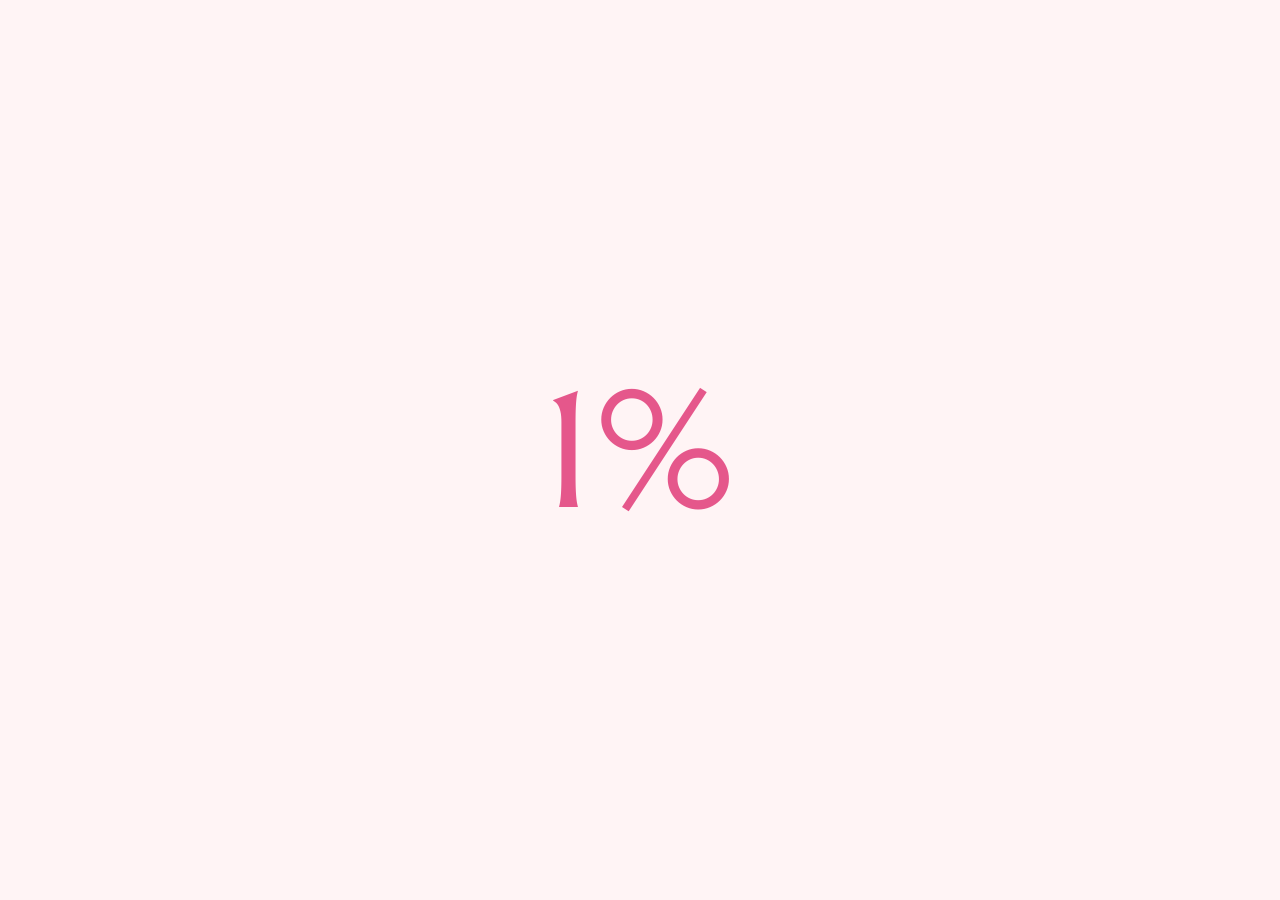
<file: index.html>
<!doctype html>
<html lang="en">
<head>
  <meta charset="utf-8">
  <meta name="viewport" content="width=device-width, initial-scale=1">
  <meta http-equiv="refresh" content="0; url=en/index.html">
  <title>Saahel Farm</title>
  <meta name="description" content="Jams, creams and preserves made on our farm.">
  <meta property="og:title" content="Saahel Farm — Pantry">
  <meta property="og:description" content="Jams, creams and preserves made on our farm.">
  <meta property="og:type" content="website">
  <link rel="icon" href="assets/img/favicon.svg" type="image/svg+xml">
  <style>body{background:#fff4f5}</style>
</head>
<body><a href="en/index.html">English</a> · <a href="tr/index.html">Türkçe</a></body>
</html>
</file>
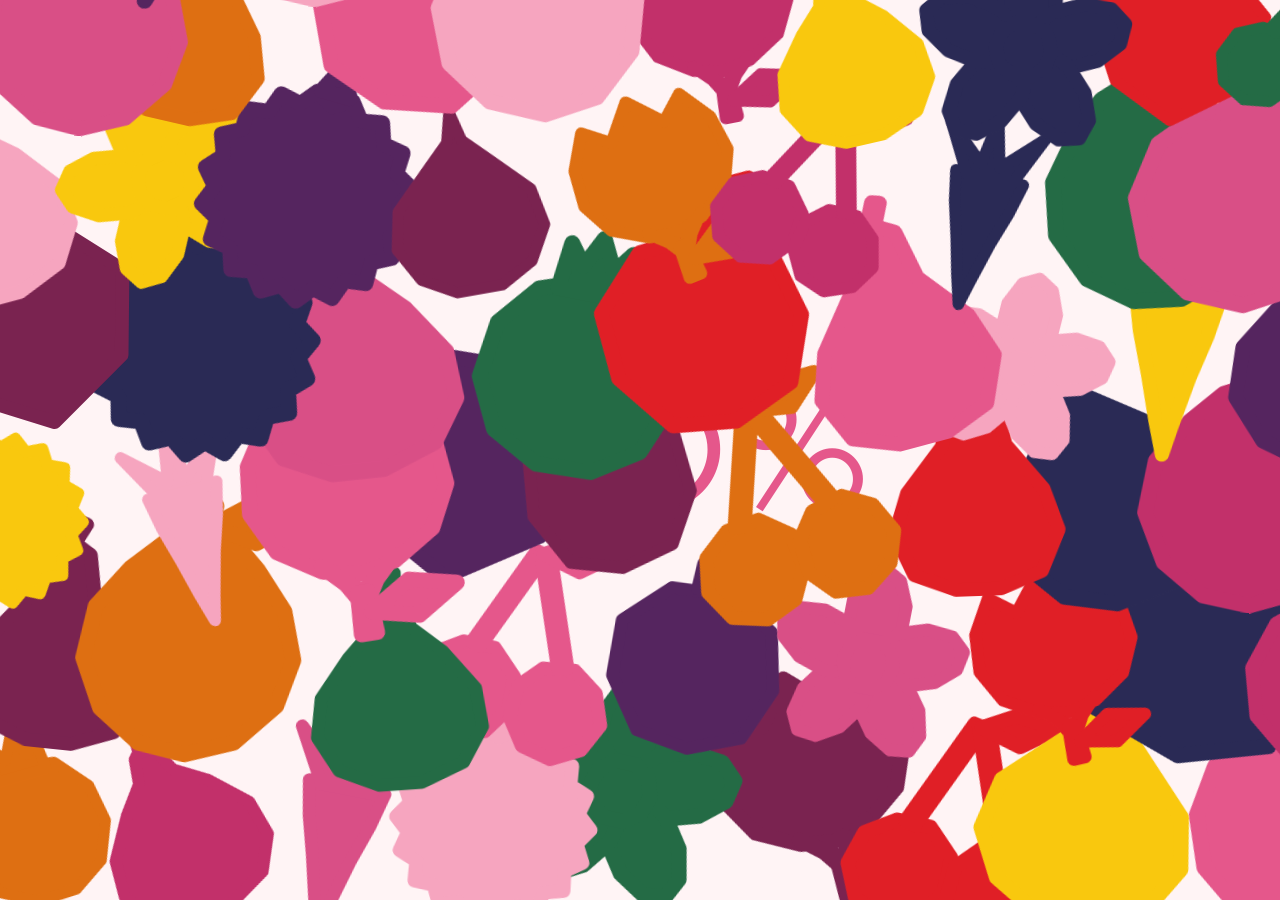
<file: en/index.html>
<!doctype html>
<html lang="en">
<head>
  <meta charset="utf-8">
  <meta name="viewport" content="width=device-width, initial-scale=1, viewport-fit=cover">
  <title>Saahel Farm — Pantry</title>
  <meta name="description" content="Jams, creams and preserves made on our farm.">
  <meta name="theme-color" content="#fff4f5">
  <link rel="icon" href="../assets/img/favicon.svg" type="image/svg+xml">
  <link rel="alternate" hreflang="en" href="../en/">
  <link rel="alternate" hreflang="tr" href="../tr/">
  <link rel="preconnect" href="https://fonts.googleapis.com"><link rel="preconnect" href="https://fonts.gstatic.com" crossorigin>
  <link href="https://fonts.googleapis.com/css2?family=Figtree:wght@400;500;700&family=Marcellus&family=Playfair+Display:ital,wght@0,700;1,400&display=swap" rel="stylesheet">
  <link rel="stylesheet" href="../assets/css/style.css">
</head>
<body>
  <main class="page-main home">
    <div class="home-blob"></div>
    <div class="jar-marquee"></div>
    <p class="home-scroll"></p>
    <a class="privacy-link" href="#"></a>
  </main>
  <script src="../assets/js/products.js"></script>
  <script src="../assets/js/shapes.js"></script>
  <script src="../assets/js/common.js"></script>
  <script src="../assets/js/jar-label.js"></script>
  <script src="../assets/js/home.js"></script>
</body>
</html>
</file>
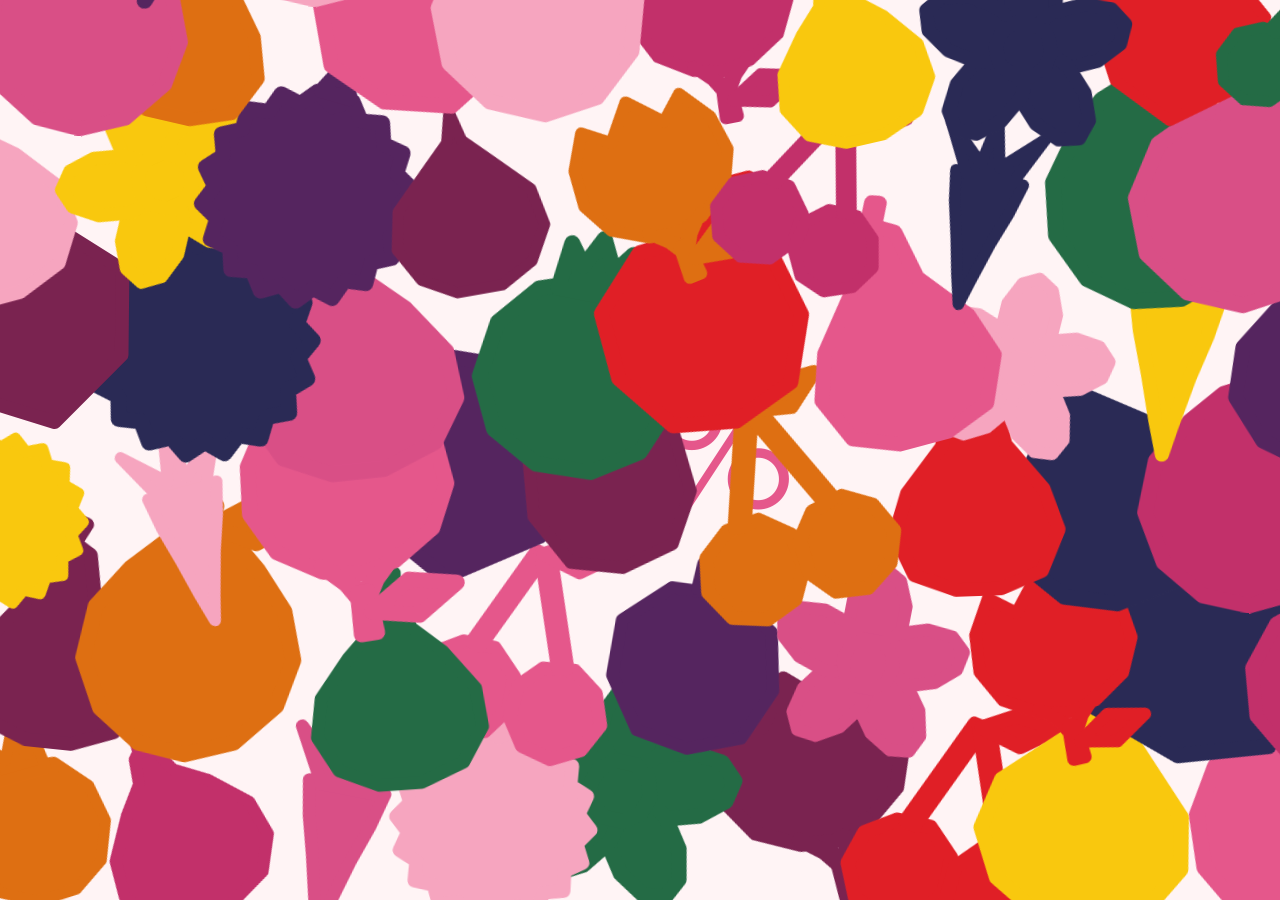
<file: tr/index.html>
<!doctype html>
<html lang="tr">
<head>
  <meta charset="utf-8">
  <meta name="viewport" content="width=device-width, initial-scale=1, viewport-fit=cover">
  <title>Saahel Çiftlik — Kiler</title>
  <meta name="description" content="Çiftliğimizde yapılan reçeller, kremalar ve konserveler.">
  <meta name="theme-color" content="#fff4f5">
  <link rel="icon" href="../assets/img/favicon.svg" type="image/svg+xml">
  <link rel="alternate" hreflang="en" href="../en/">
  <link rel="alternate" hreflang="tr" href="../tr/">
  <link rel="preconnect" href="https://fonts.googleapis.com"><link rel="preconnect" href="https://fonts.gstatic.com" crossorigin>
  <link href="https://fonts.googleapis.com/css2?family=Figtree:wght@400;500;700&family=Marcellus&family=Playfair+Display:ital,wght@0,700;1,400&display=swap" rel="stylesheet">
  <link rel="stylesheet" href="../assets/css/style.css">
</head>
<body>
  <main class="page-main home">
    <div class="home-blob"></div>
    <div class="jar-marquee"></div>
    <p class="home-scroll"></p>
    <a class="privacy-link" href="#"></a>
  </main>
  <script src="../assets/js/products.js"></script>
  <script src="../assets/js/shapes.js"></script>
  <script src="../assets/js/common.js"></script>
  <script src="../assets/js/jar-label.js"></script>
  <script src="../assets/js/home.js"></script>
</body>
</html>
</file>
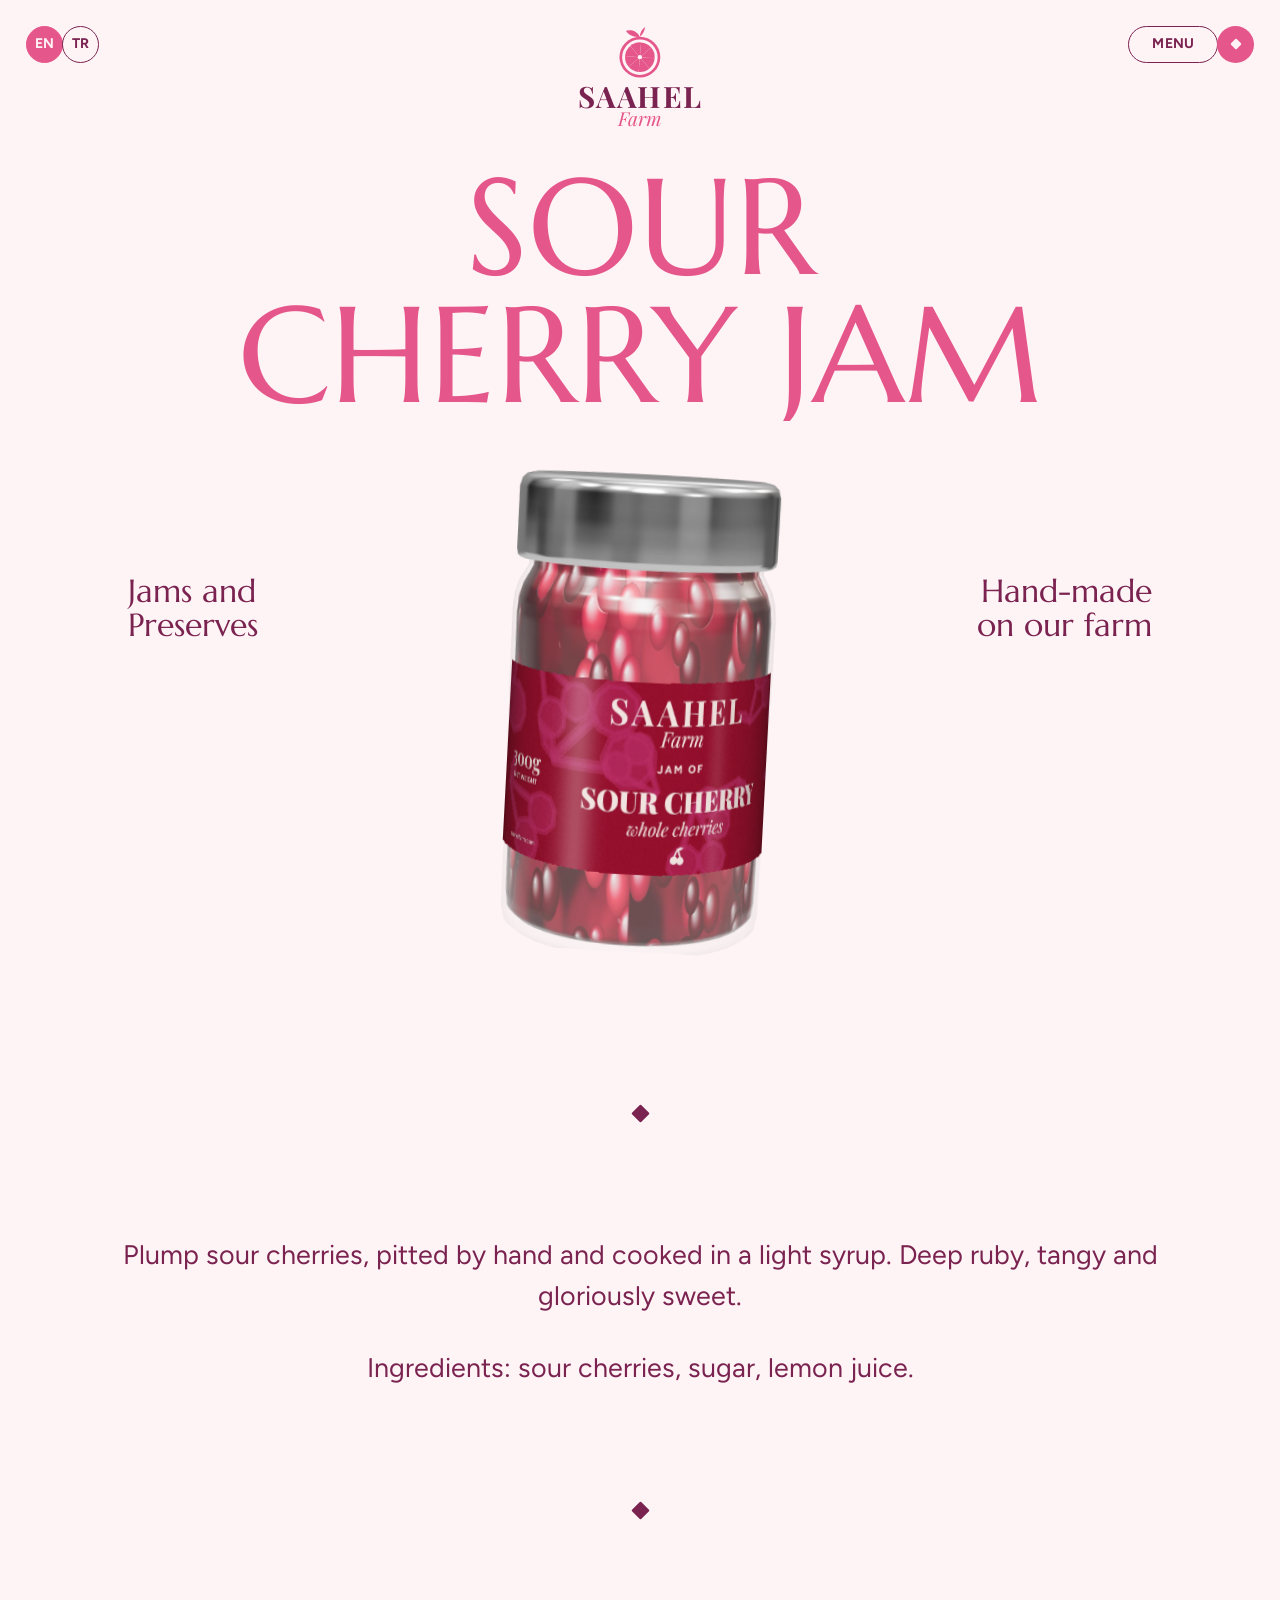
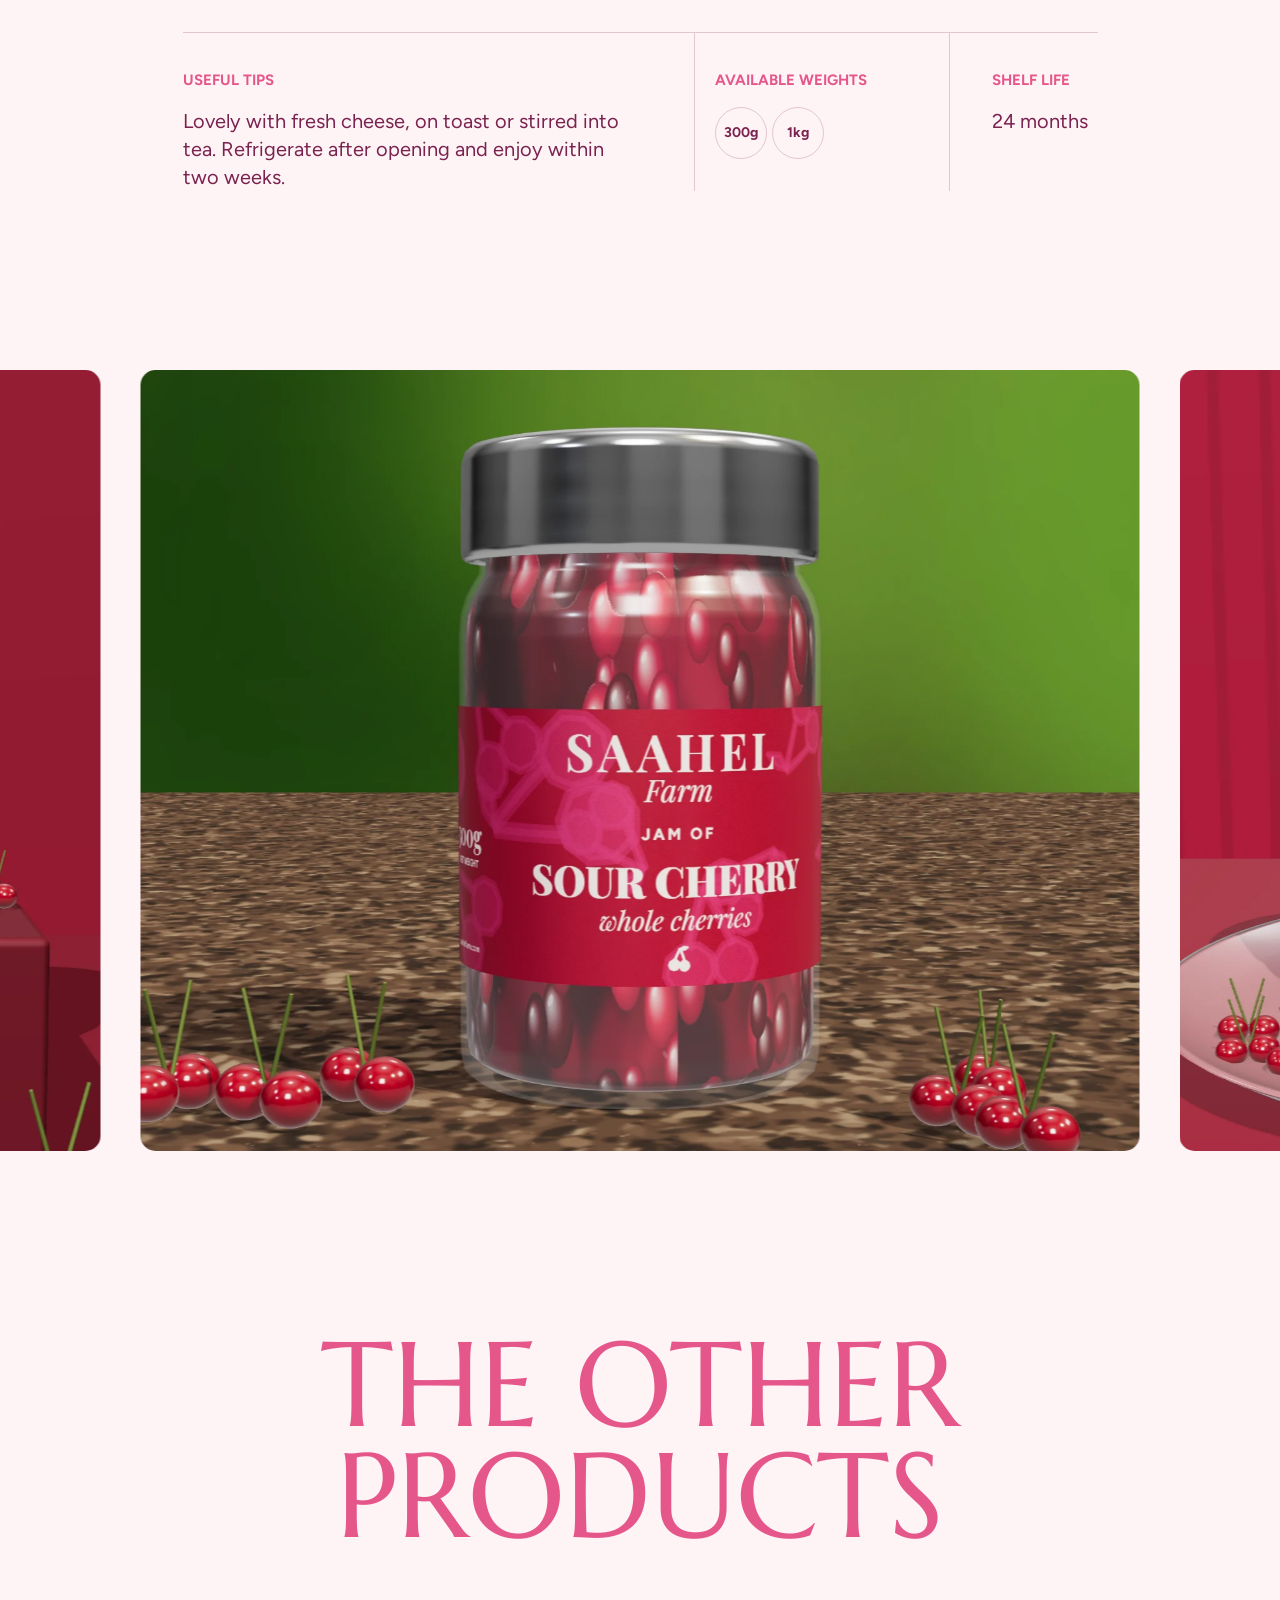
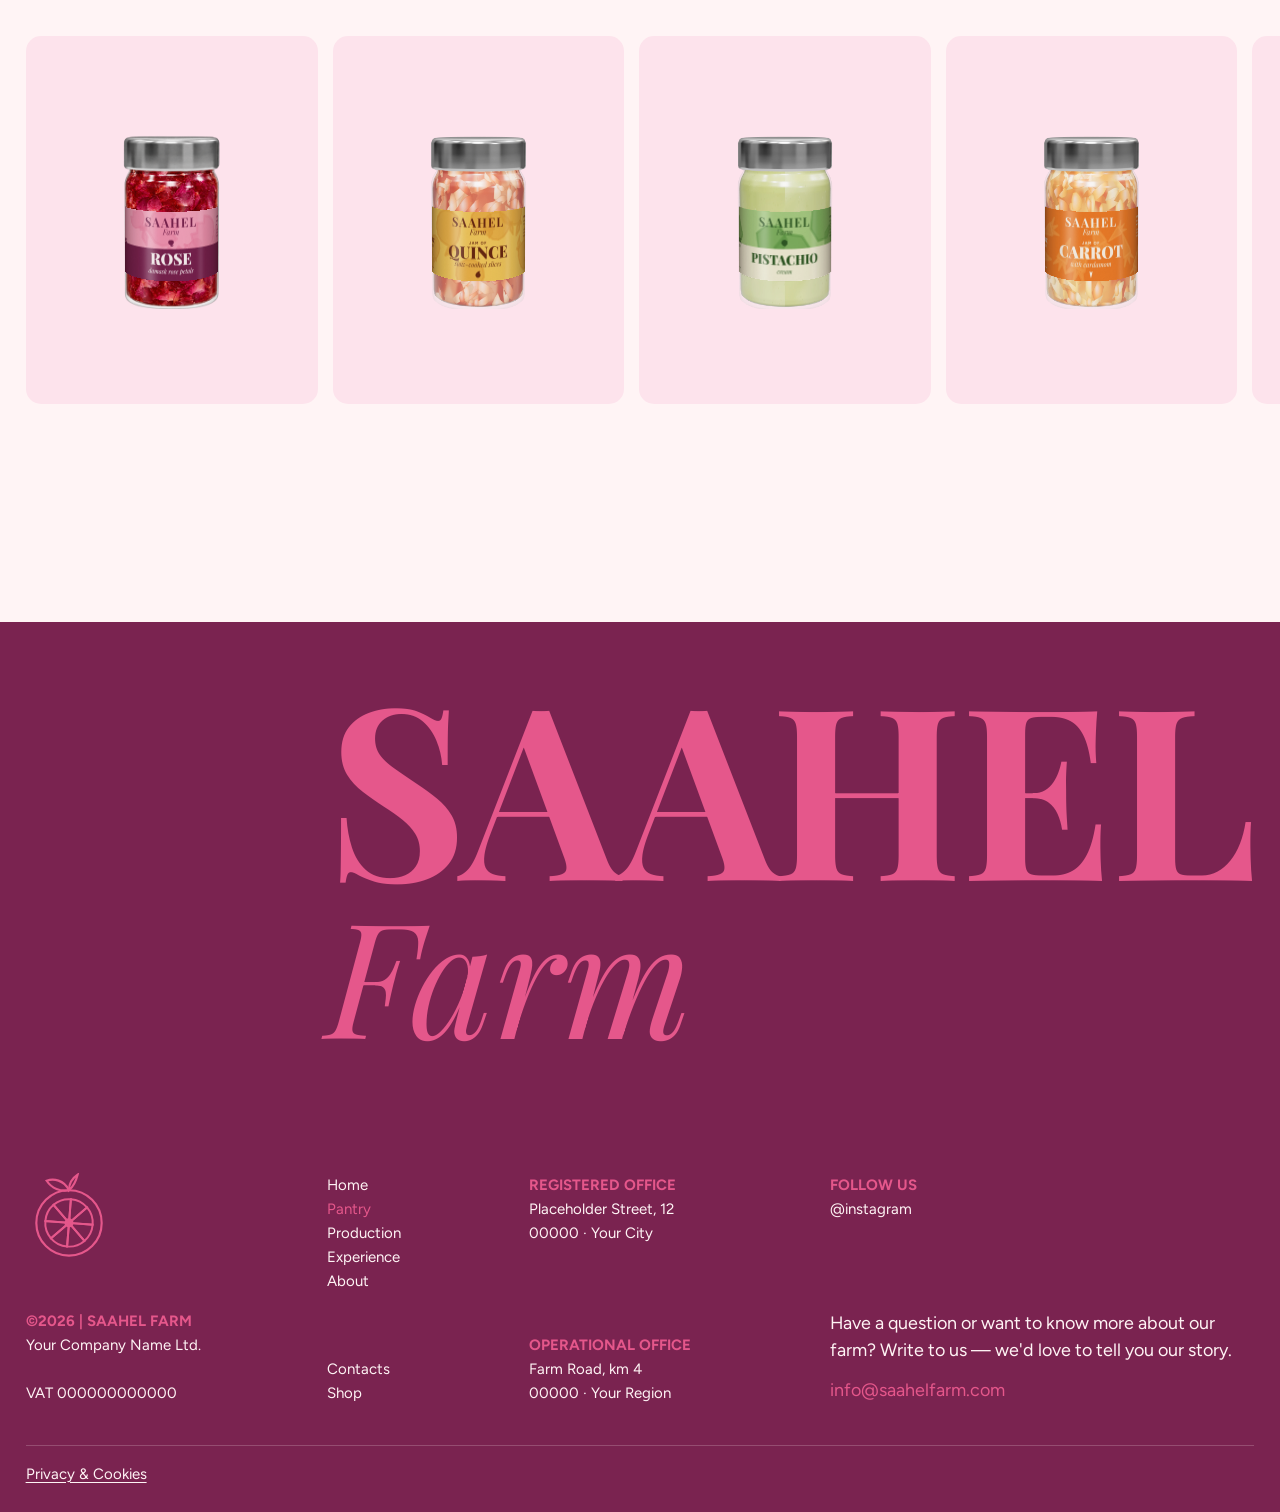
<file: en/product.html>
<!doctype html>
<html lang="en">
<head>
  <meta charset="utf-8">
  <meta name="viewport" content="width=device-width, initial-scale=1, viewport-fit=cover">
  <title>Product — Saahel Farm</title>
  <meta name="description" content="Jams, creams and preserves made on our farm.">
  <meta name="theme-color" content="#fff4f5">
  <link rel="icon" href="../assets/img/favicon.svg" type="image/svg+xml">
  <link rel="alternate" hreflang="en" href="../en/">
  <link rel="alternate" hreflang="tr" href="../tr/">
  <link rel="preconnect" href="https://fonts.googleapis.com"><link rel="preconnect" href="https://fonts.gstatic.com" crossorigin>
  <link href="https://fonts.googleapis.com/css2?family=Figtree:wght@400;500;700&family=Marcellus&family=Playfair+Display:ital,wght@0,700;1,400&display=swap" rel="stylesheet">
  <link rel="stylesheet" href="../assets/css/style.css">
</head>
<body class="is-entering">
  <main class="page-main"></main>
  <script src="../assets/js/products.js"></script>
  <script src="../assets/js/shapes.js"></script>
  <script src="../assets/js/common.js"></script>
  <script src="../assets/js/jar-label.js"></script>
  <script src="../assets/js/product.js"></script>
</body>
</html>
</file>
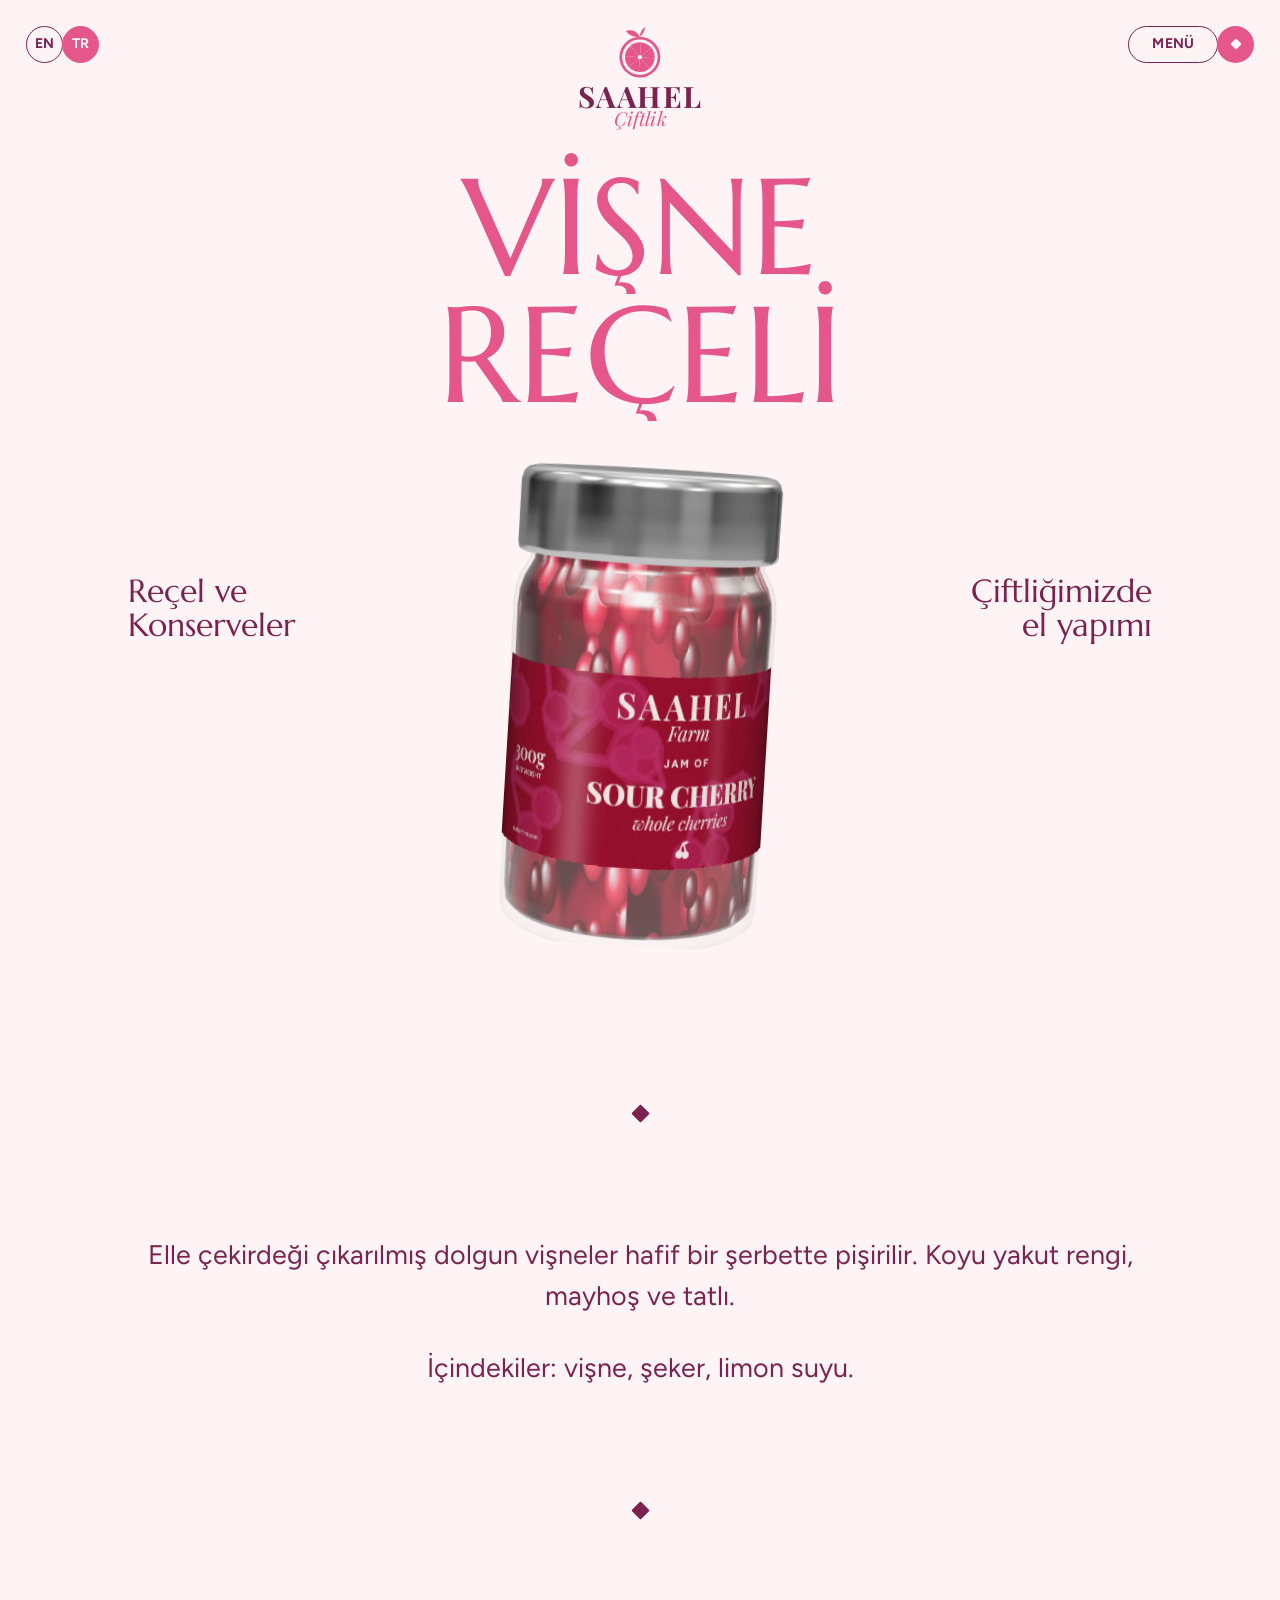
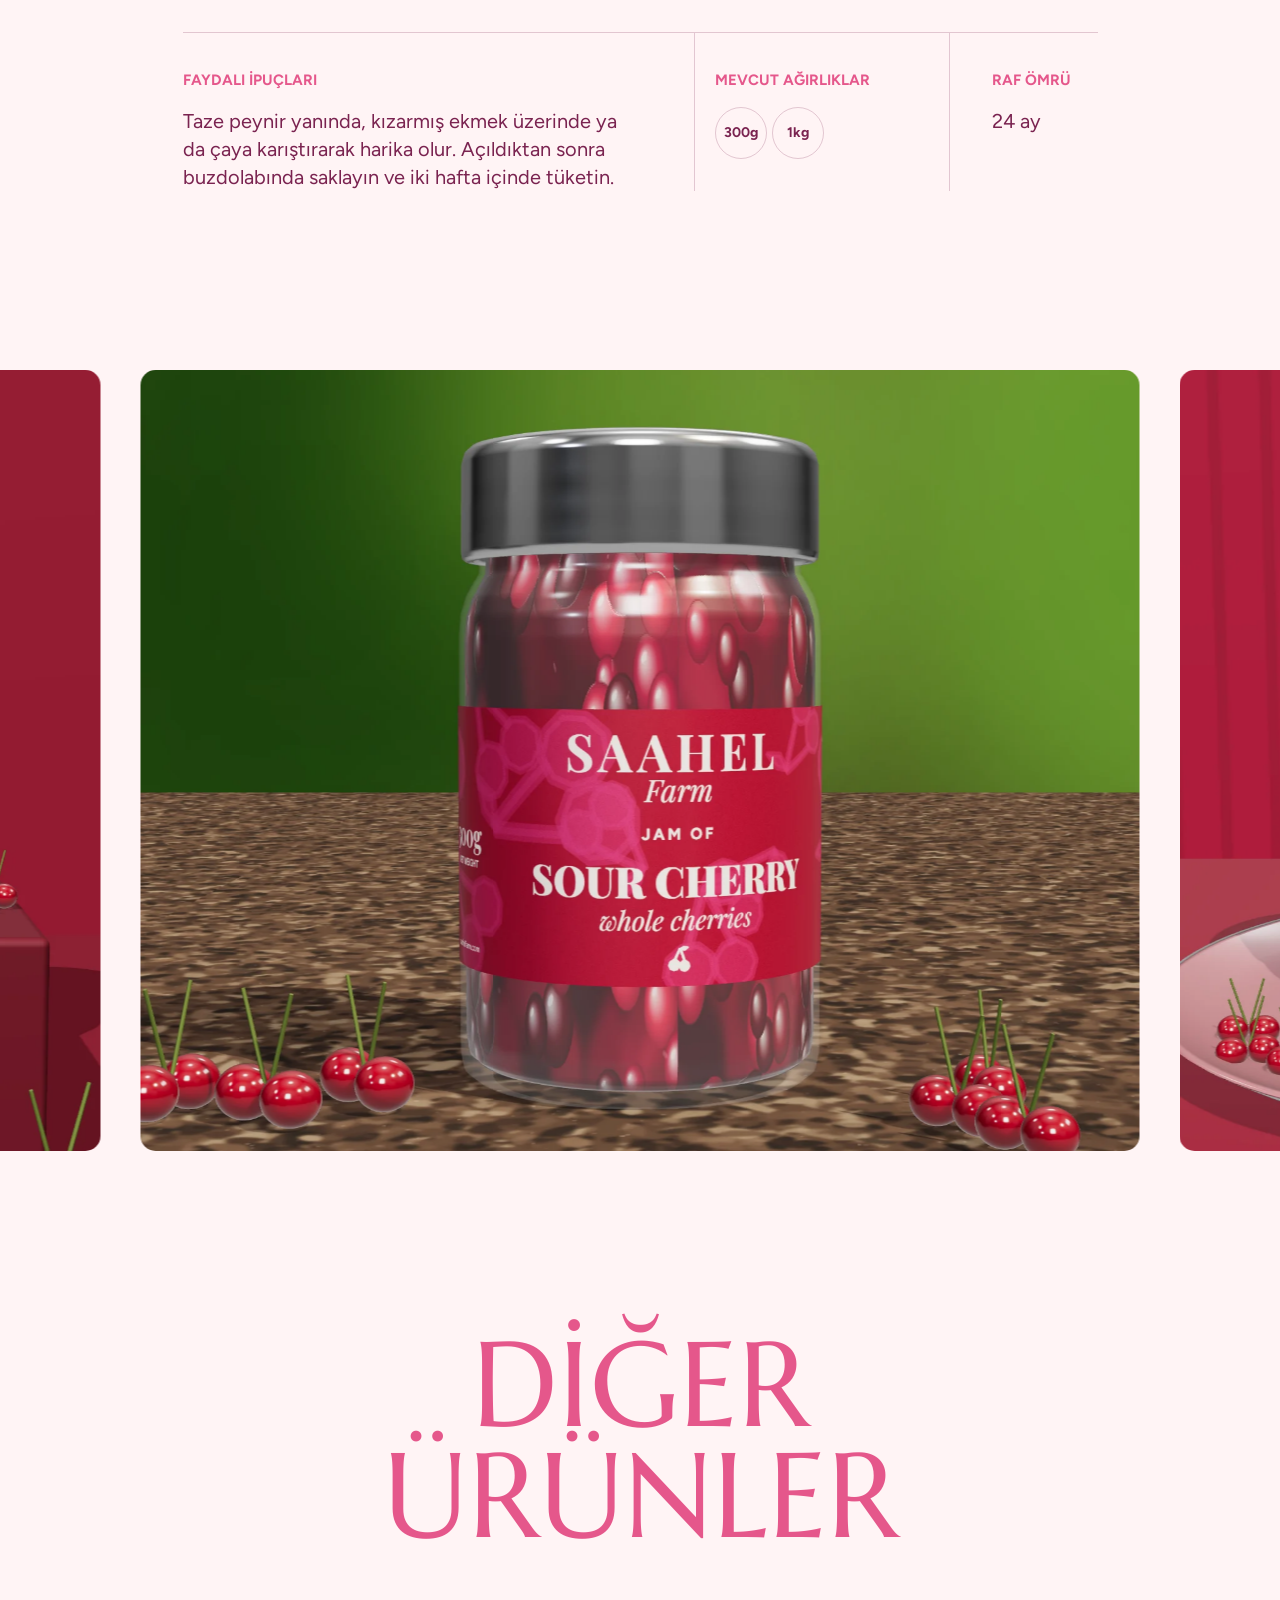
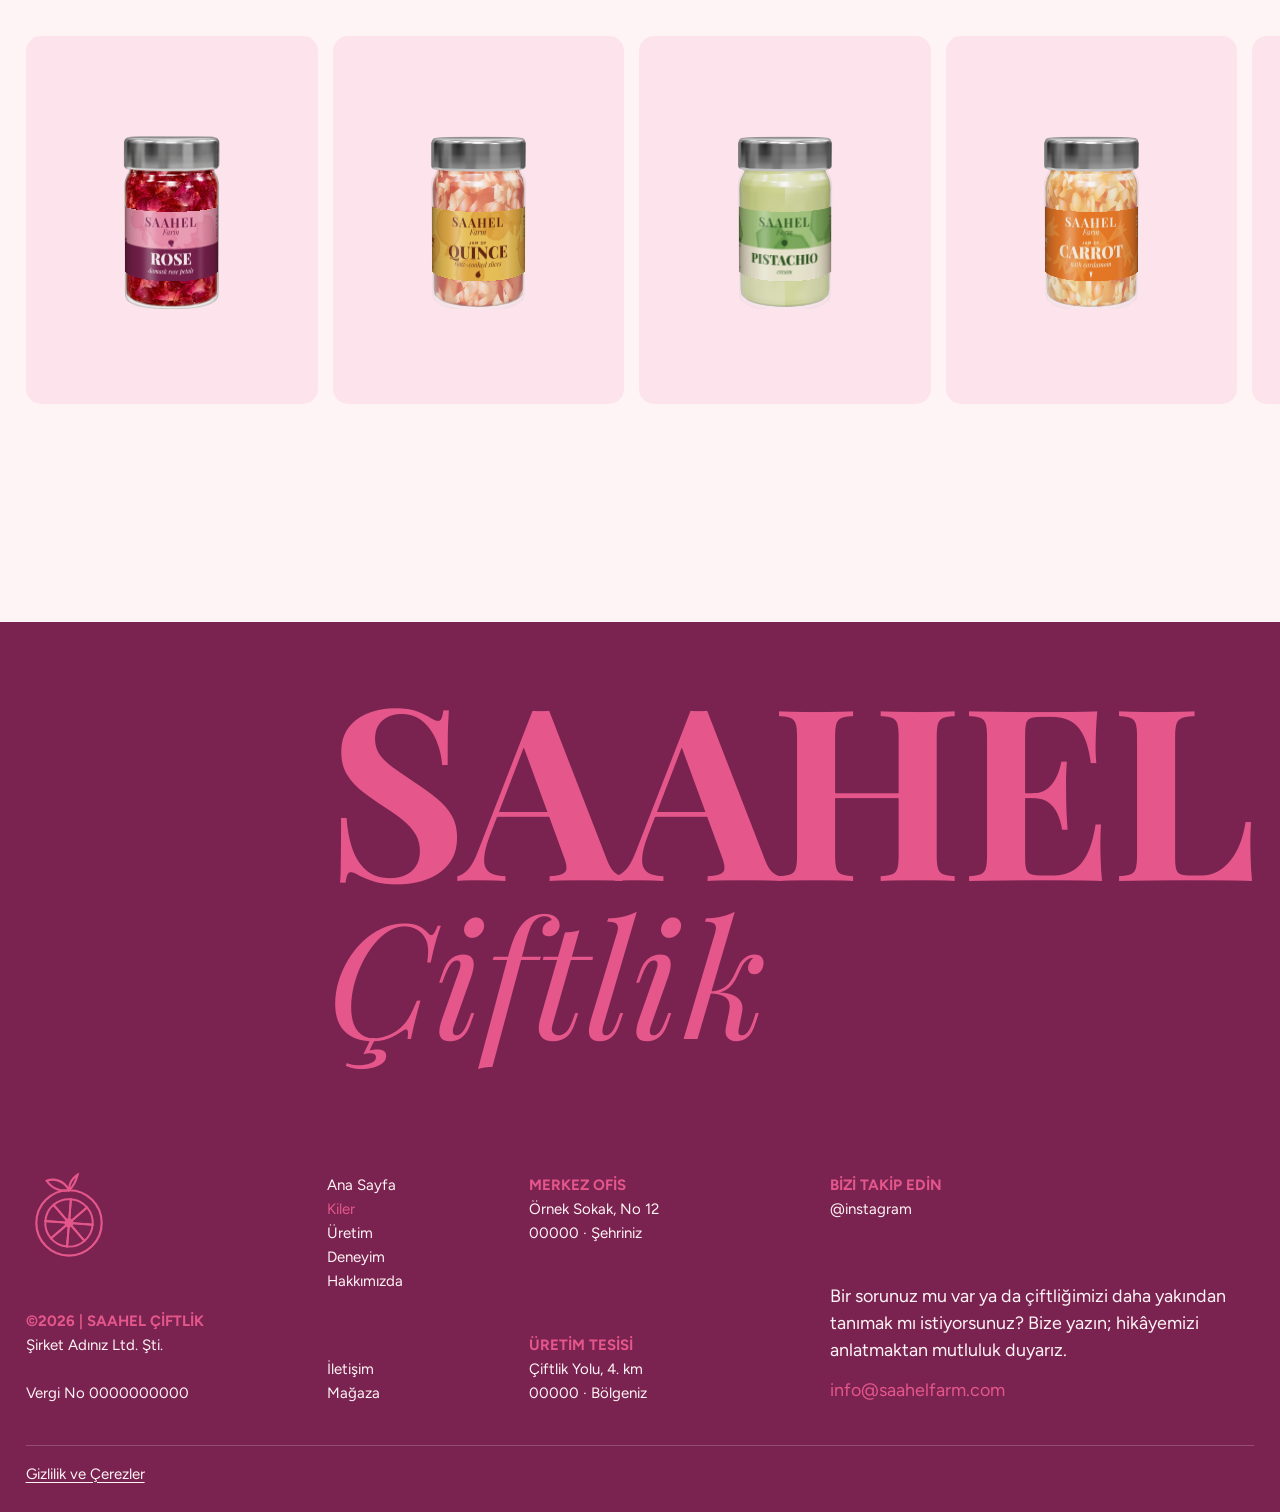
<file: tr/product.html>
<!doctype html>
<html lang="tr">
<head>
  <meta charset="utf-8">
  <meta name="viewport" content="width=device-width, initial-scale=1, viewport-fit=cover">
  <title>Ürün — Saahel Çiftlik</title>
  <meta name="description" content="Çiftliğimizde yapılan reçeller, kremalar ve konserveler.">
  <meta name="theme-color" content="#fff4f5">
  <link rel="icon" href="../assets/img/favicon.svg" type="image/svg+xml">
  <link rel="alternate" hreflang="en" href="../en/">
  <link rel="alternate" hreflang="tr" href="../tr/">
  <link rel="preconnect" href="https://fonts.googleapis.com"><link rel="preconnect" href="https://fonts.gstatic.com" crossorigin>
  <link href="https://fonts.googleapis.com/css2?family=Figtree:wght@400;500;700&family=Marcellus&family=Playfair+Display:ital,wght@0,700;1,400&display=swap" rel="stylesheet">
  <link rel="stylesheet" href="../assets/css/style.css">
</head>
<body class="is-entering">
  <main class="page-main"></main>
  <script src="../assets/js/products.js"></script>
  <script src="../assets/js/shapes.js"></script>
  <script src="../assets/js/common.js"></script>
  <script src="../assets/js/jar-label.js"></script>
  <script src="../assets/js/product.js"></script>
</body>
</html>
</file>
<file: assets/css/style.css>
/* ==========================================================================
   Tokens
   ========================================================================== */
:root {
  /* palette: blush background, deep plum ink, rose-pink accent */
  --c-maroon: #7a2350;
  --c-orange: #e5578b;
  --c-cream: #fff4f5;
  --c-yellow: #f6a5bf;
  --c-card: #fde3ec;
  --c-line: rgba(122, 35, 80, .22);

  --f-serif: "Marcellus", "Iowan Old Style", "Palatino Linotype", Palatino, serif;
  --f-display: "Playfair Display", Georgia, serif;
  --f-sans: "Figtree", "Avenir Next", "Helvetica Neue", Arial, sans-serif;

  --pad: clamp(16px, 2vw, 30px);
  --header-offset: clamp(16px, 2vw, 30px);
  --radius: 15px;
  --ease-expo: cubic-bezier(.16, 1, .3, 1);
  --ease-soft: cubic-bezier(.22, 1, .36, 1);
  --ease-premium: cubic-bezier(.645, .045, .355, 1);
}

/* ==========================================================================
   Base
   ========================================================================== */
*, *::before, *::after { box-sizing: border-box; }
html { -webkit-text-size-adjust: 100%; }
body {
  margin: 0;
  background: var(--c-cream);
  color: var(--c-maroon);
  font-family: var(--f-sans);
  font-size: 16px;
  line-height: 1.4;
  -webkit-font-smoothing: antialiased;
  overflow-x: hidden;
}
img { display: block; max-width: 100%; }
a { color: inherit; text-decoration: none; }
button { font: inherit; color: inherit; background: none; border: 0; padding: 0; cursor: pointer; }
h1, h2, h3, p, ul { margin: 0; }
ul { list-style: none; padding: 0; }
.visually-hidden { position: absolute !important; width: 1px; height: 1px; overflow: hidden; clip: rect(0 0 0 0); white-space: nowrap; }

.diamond {
  display: inline-block;
  width: 8px; height: 8px;
  background: currentColor;
  transform: rotate(45deg);
  border-radius: 1px;
}

/* ==========================================================================
   Header
   ========================================================================== */
.site-header {
  position: fixed;
  inset: 0 0 auto 0;
  z-index: 60;
  display: flex;
  justify-content: space-between;
  align-items: flex-start;
  padding: var(--header-offset);
  pointer-events: none;
}
.site-header > * { pointer-events: auto; }

.lang-switch { display: flex; }
.lang-switch__item {
  display: grid; place-items: center;
  width: 37px; height: 37px;
  border: 1px solid var(--c-maroon);
  border-radius: 50%;
  font: 700 14px/1 var(--f-sans);
  text-transform: uppercase;
  transition: background .3s, color .3s, border-color .3s;
}
.lang-switch__item + .lang-switch__item { margin-inline-start: -1px; }
.lang-switch__item.is-active { background: var(--c-orange); border-color: var(--c-orange); color: var(--c-cream); }
.lang-switch__item:not(.is-active):hover { background: var(--c-maroon); color: var(--c-cream); }

.site-logo {
  position: absolute;
  left: 50%; top: var(--header-offset);
  transform: translateX(-50%);
  display: flex; flex-direction: column; align-items: center;
  width: clamp(126px, 10vw, 152px);
  transition: opacity .5s var(--ease-soft), transform .5s var(--ease-soft);
}
.site-logo { color: var(--c-orange); }
.site-logo__symbol { width: 42%; height: auto; margin-bottom: 2px; color: var(--c-orange); transition: color .4s; }
.site-logo__name {
  font: 400 clamp(26px, 2.3vw, 34px)/1 var(--f-display);
  font-weight: 700;
  letter-spacing: .04em;
  color: var(--c-maroon);
}
.site-logo__sub {
  font: italic 400 clamp(18px, 1.5vw, 23px)/1 var(--f-display);
  color: var(--c-orange);
  transition: color .4s;
  margin-top: -2px;
}
html[dir="rtl"] .site-logo__name { font-weight: 800; letter-spacing: 0; }
html[dir="rtl"] .site-logo__sub { font-style: normal; font-weight: 500; margin-top: 2px; }
.site-header.is-scrolled .site-logo { opacity: 0; transform: translate(-50%, -20px); pointer-events: none; }

.menu-toggle { display: flex; align-items: center; }
.menu-toggle__pill {
  display: grid; place-items: center;
  height: 37px; min-width: 90px; padding: 0 20px;
  border: 1px solid var(--c-maroon);
  border-radius: 40px;
  font: 700 14px/1 var(--f-sans);
  text-transform: uppercase;
  letter-spacing: .02em;
  transition: background .3s, color .3s, border-color .3s;
}
.menu-toggle__disc {
  display: grid; place-items: center;
  width: 37px; height: 37px;
  margin-inline-start: -1px;
  border-radius: 50%;
  background: var(--c-orange);
  color: var(--c-cream);
  transition: transform .5s var(--ease-expo), background .3s;
}
.menu-toggle:hover .menu-toggle__pill { background: var(--c-maroon); color: var(--c-cream); }
.menu-toggle:hover .menu-toggle__disc { transform: rotate(90deg); }
.menu-toggle__disc { position: relative; }
.menu-toggle__disc .diamond { transition: transform .4s var(--ease-expo), opacity .3s; }
/* close icon: two crossed bars, shown while the menu is open */
.menu-toggle__x { position: absolute; width: 14px; height: 14px; opacity: 0; transform: rotate(-90deg) scale(.4); transition: transform .5s var(--ease-expo), opacity .3s; }
.menu-toggle__x::before, .menu-toggle__x::after {
  content: ""; position: absolute; left: 50%; top: 50%; width: 16px; height: 1.6px; margin: -.8px 0 0 -8px;
  background: currentColor; border-radius: 1px; transform: rotate(45deg);
}
.menu-toggle__x::after { transform: rotate(-45deg); }
.menu-toggle[aria-expanded="true"] .menu-toggle__disc .diamond { opacity: 0; transform: rotate(45deg) scale(0); }
.menu-toggle[aria-expanded="true"] .menu-toggle__x { opacity: 1; transform: none; }
.menu-toggle[aria-expanded="true"]:hover .menu-toggle__disc { transform: none; }

/* light header (over dark photos and the footer) */
.site-header.is-light .menu-toggle__pill,
.site-header.is-light .lang-switch__item:not(.is-active) { border-color: var(--c-cream); color: var(--c-cream); }
.site-header.is-light .site-logo__name { color: var(--c-cream); }
.site-header.is-light .menu-toggle:hover .menu-toggle__pill,
.site-header.is-light .lang-switch__item:not(.is-active):hover { background: var(--c-cream); color: var(--c-maroon); }
/* hidden while scrolling down (product page); back on scroll up */
.site-header.is-hidden { transform: translateY(-140%); }

/* header over the open (orange) menu: everything maroon, active language cream */
.is-nav-open .site-header { transform: none; }
.is-nav-open .site-header .site-logo { opacity: 1; transform: translateX(-50%); pointer-events: auto; }
.is-nav-open .site-header .site-logo,
.is-nav-open .site-header .site-logo__symbol,
.is-nav-open .site-header .site-logo__name,
.is-nav-open .site-header .site-logo__sub { color: var(--c-maroon); }
.is-nav-open .site-header .site-logo { --logo-bg: var(--c-orange); }
.is-nav-open .site-header .lang-switch__item { border-color: var(--c-maroon); color: var(--c-maroon); background: transparent; }
.is-nav-open .site-header .lang-switch__item.is-active { background: var(--c-cream); border-color: var(--c-cream); color: var(--c-maroon); }
.is-nav-open .site-header .menu-toggle__pill { border-color: var(--c-maroon); color: var(--c-maroon); background: transparent; }
.is-nav-open .site-header .menu-toggle:hover .menu-toggle__pill { background: var(--c-maroon); color: var(--c-orange); }
.is-nav-open .site-header .menu-toggle__disc { background: var(--c-maroon); color: var(--c-cream); }
.is-nav-open .site-header .menu-toggle:hover .menu-toggle__disc { background: var(--c-cream); color: var(--c-maroon); }

@media (max-width: 640px) {
  .menu-toggle__disc { display: none; }
  .site-logo__symbol { width: 38%; }
}

/* ==========================================================================
   Menu overlay
   ========================================================================== */
.site-menu {
  position: fixed; inset: 0; z-index: 55;
  background: var(--c-orange);
  color: var(--c-maroon);
  display: flex; flex-direction: column; justify-content: flex-end;
  padding: 0 var(--pad) clamp(24px, 4.5vh, 44px);
  clip-path: inset(0 0 100% 0);
  visibility: hidden;
  transition: clip-path .8s var(--ease-expo), visibility 0s .8s;
}
.is-nav-open .site-menu { clip-path: inset(0 0 0 0); visibility: visible; transition: clip-path .9s var(--ease-expo); }
.is-nav-open { overflow: hidden; }

.site-menu__main { display: flex; flex-direction: column; }
.site-menu__item {
  position: relative;
  display: flex; align-items: center;
  height: min(170px, calc((100vh - 280px) / 4));
  padding-inline-start: var(--indent, 0);
  font: 400 clamp(56px, 8.7vw, 170px)/1 var(--f-serif);
  text-transform: uppercase;
  color: var(--c-maroon);
  transition: color .35s;
}
.site-menu__item:nth-child(2) { --indent: calc(23.2vw - var(--pad)); }
.site-menu__item:nth-child(3) { --indent: calc(29.5vw - var(--pad)); }
.site-menu__item:nth-child(4) { justify-content: flex-end; padding-inline-end: 4vw; }
.site-menu__label, .site-menu__item .diamond {
  opacity: 0; transform: translateY(45%);
  transition: transform 1s var(--ease-expo), opacity .6s;
}
.site-menu__item .diamond {
  width: .19em; height: .19em; margin-inline-start: .3em;
  color: var(--c-cream); border-radius: 2px;
  transform: translateY(45%) rotate(45deg) scale(0);
}
/* divider lines grow in from the start edge */
.site-menu__item:not(:last-child)::after {
  content: ""; position: absolute; left: 0; right: 0; bottom: 0;
  height: 1px; background: rgba(122, 35, 80, .6);
  transform: scaleX(0); transform-origin: left center;
  transition: transform 1.1s var(--ease-expo);
}
html[dir="rtl"] .site-menu__item:not(:last-child)::after { transform-origin: right center; }
.site-menu__item.is-current, .site-menu__item:hover { color: var(--c-cream); }
.is-nav-open .site-menu__label { opacity: 1; transform: none; }
.is-nav-open .site-menu__item.is-current .diamond,
.is-nav-open .site-menu__item:hover .diamond { opacity: 1; transform: rotate(45deg) scale(1); }
.is-nav-open .site-menu__item::after { transform: scaleX(1); }
.is-nav-open .site-menu__item:nth-child(1) .site-menu__label { transition-delay: .18s; }
.is-nav-open .site-menu__item:nth-child(2) .site-menu__label { transition-delay: .24s; }
.is-nav-open .site-menu__item:nth-child(3) .site-menu__label { transition-delay: .3s; }
.is-nav-open .site-menu__item:nth-child(4) .site-menu__label { transition-delay: .36s; }
.is-nav-open .site-menu__item:nth-child(1)::after { transition-delay: .2s; }
.is-nav-open .site-menu__item:nth-child(2)::after { transition-delay: .28s; }
.is-nav-open .site-menu__item:nth-child(3)::after { transition-delay: .36s; }
html[dir="rtl"] .site-menu__item { font-weight: 300; text-transform: none; font-size: clamp(48px, 7.2vw, 140px); }

.site-menu__aux {
  position: absolute; inset-inline-start: var(--pad); bottom: clamp(30px, 5.5vh, 52px);
  display: flex; gap: clamp(28px, 4.7vw, 68px);
  font: 700 clamp(16px, 1.4vw, 20px)/1 var(--f-sans);
  opacity: 0; transition: opacity .6s;
}
.site-menu__aux a:hover { color: var(--c-cream); }
.site-menu__aux .arrow { display: inline-block; margin-inline-start: 4px; font-weight: 400; }
.is-nav-open .site-menu__aux { opacity: 1; transition-delay: .45s; }
.site-menu__privacy { display: none; }

@media (max-width: 760px) {
  .site-menu { justify-content: center; padding-bottom: 0; }
  .site-menu__item, .site-menu__item:nth-child(n) {
    height: auto; padding: 14px 0; justify-content: center;
    font-size: clamp(34px, 11vw, 56px); --indent: 0;
  }
  .site-menu__item .diamond { width: .22em; height: .22em; }
  .site-menu__aux { left: 0; right: 0; inset-inline-start: 0; bottom: 92px; justify-content: center; }
  .site-menu__privacy {
    display: block; position: absolute; left: 0; right: 0; bottom: 44px; text-align: center;
    font-size: 14px; opacity: 0; transition: opacity .6s;
  }
  .is-nav-open .site-menu__privacy { opacity: 1; transition-delay: .5s; }
}

/* ==========================================================================
   Cursor badge ("Discover the product" / "Drag")
   ========================================================================== */
.cursor-badge {
  position: fixed; left: 0; top: 0; z-index: 80;
  display: flex; align-items: center; gap: 10px;
  padding: 9px 14px 9px 12px;
  border-radius: 40px;
  background: #fff;
  color: var(--c-orange);
  font: 700 13px/1 var(--f-sans);
  text-transform: uppercase;
  white-space: nowrap;
  pointer-events: none;
  opacity: 0;
  transform: translate3d(var(--x, 0), var(--y, 0), 0) translate(-50%, -50%) rotate(-12deg) scale(.6);
  transition: opacity .3s, transform .5s var(--ease-expo);
}
.cursor-badge .diamond { width: 6px; height: 6px; }
.cursor-badge.is-visible {
  opacity: 1;
  transform: translate3d(var(--x, 0), var(--y, 0), 0) translate(-50%, -50%) rotate(0) scale(1);
}
@media (hover: none) { .cursor-badge { display: none; } }

/* ==========================================================================
   Page transition cover
   ========================================================================== */
.page-cover {
  position: fixed; inset: 0; z-index: 90;
  background: var(--c-cream);
  pointer-events: none;
  opacity: 0;
  transition: opacity .45s var(--ease-soft);
}
.is-leaving .page-cover { opacity: 1; pointer-events: auto; }
body.is-entering .page-main { opacity: 0; transform: translateY(30px); }
.page-main { transition: opacity .8s var(--ease-soft), transform 1s var(--ease-expo); }

.privacy-link {
  font-size: 15px;
  text-decoration: underline;
  text-underline-offset: 3px;
  text-decoration-thickness: 1px;
}

/* ==========================================================================
   Intro loader (home)
   ========================================================================== */
.loader { position: fixed; inset: 0; z-index: 100; }
.loader__layer { position: absolute; inset: 0; background: var(--c-cream); overflow: hidden; }
.loader__count {
  position: absolute; left: 50%; top: 50%;
  transform: translate(-50%, -50%);
  font: 400 clamp(90px, 13vw, 210px)/1 var(--f-serif);
  color: var(--c-orange);
  font-variant-numeric: tabular-nums;
}
.loader__fruit {
  position: absolute; left: 0; top: 0;
  width: var(--s); height: var(--s);
  transform: translate3d(var(--x), var(--y0), 0) rotate(var(--r0));
  transition: transform var(--d) cubic-bezier(.5, 0, .62, 1.16);
  transition-delay: var(--delay);
  will-change: transform;
}
.loader__fruit svg { width: 100%; height: 100%; overflow: visible; display: block; }
.loader.is-falling .loader__fruit { transform: translate3d(var(--x), var(--y), 0) rotate(var(--r1)); }
.loader__band {
  position: absolute; left: 0; right: 0; top: 0; height: 32vh;
  background: var(--c-orange);
  transform: translate3d(0, 100vh, 0);
}
.is-loading .site-header { opacity: 0; }
.site-header { transition: opacity .6s, transform .8s cubic-bezier(.19, 1, .22, 1); }

/* ==========================================================================
   Home
   ========================================================================== */
.home {
  position: relative;
  height: 100vh; height: 100svh;
  overflow: hidden;
  user-select: none;
  touch-action: pan-x pan-y;
}
.home-blob {
  position: absolute;
  left: 50%; bottom: 0;
  width: min(1120px, 78vw);
  transform: translate(-50%, 8%);
  opacity: 0;
  transition: transform 1.6s var(--ease-expo), opacity 1.2s;
}
.home-blob svg { display: block; width: 100%; height: auto; overflow: visible; }
.home-blob__text {
  font: 400 128px/1 var(--f-serif);
  letter-spacing: .02em;
  fill: var(--c-orange);
}
html[dir="rtl"] .home-blob__text { font-weight: 300; font-size: 110px; letter-spacing: 0; }
.is-ready .home-blob { transform: translate(-50%, 0); opacity: 1; }

.jar-marquee {
  position: absolute;
  left: 50%; top: 52%;
  width: 0; height: 0;
  transform: rotate(var(--angle, 10deg));
}
html[dir="rtl"] .jar-marquee { --angle: -10deg; }
.jar {
  position: absolute; left: 0; top: 0;
  width: var(--jar-w); height: calc(var(--jar-w) / .6221);
  margin: calc(var(--jar-w) / -1.2442) 0 0 calc(var(--jar-w) * -.5);
  will-change: transform, filter;
  cursor: pointer;
}
.jar__inner {
  width: 100%; height: 100%;
  transform: translateY(70vh) rotate(var(--intro-r, 20deg));
  opacity: 0;
  transition: transform 1.6s var(--ease-expo), opacity .8s;
  transition-delay: var(--delay, 0s);
}
.is-ready .jar__inner { transform: none; opacity: 1; }
.jar .jarview { transition: transform .7s var(--ease-expo); }
.jar:hover .jarview { transform: scale(1.05); }
:root { --jar-w: clamp(110px, min(15.4vw, 24.6vh), 300px); }

/* jar photo + wrapped label canvas */
.jarview { position: relative; width: 100%; aspect-ratio: .6221; }
.jarview__img { width: 100%; height: 100%; object-fit: contain; pointer-events: none; -webkit-user-drag: none; user-select: none; }
.jarview__label { position: absolute; inset: 0; width: 100%; height: 100%; pointer-events: none; }

.home-scroll {
  position: absolute; left: 50%; bottom: 30px;
  transform: translateX(-50%);
  font: 400 15px/1 var(--f-serif);
  text-transform: uppercase;
  letter-spacing: .02em;
  color: var(--c-cream);
  white-space: nowrap;
  opacity: 0;
  transition: opacity 1s .8s;
}
.is-ready .home-scroll { opacity: 1; }
.home .privacy-link { position: absolute; inset-inline-start: 25px; bottom: 22px; z-index: 5; }

@media (max-width: 760px) {
  :root { --jar-w: 33vw; }
  .jar-marquee { top: 46%; }
  .home-blob { width: 150vw; }
  .home .privacy-link { display: none; }
  .home-scroll { bottom: 34px; font-size: 14px; }
}

/* ==========================================================================
   Product — hero
   ========================================================================== */
.p-hero {
  position: relative;
  padding-top: clamp(150px, 13vw, 200px);
  text-align: center;
}
.p-title {
  position: relative;
  font: 400 clamp(54px, 10.6vw, 200px)/.9 var(--f-serif);
  text-transform: uppercase;
  color: var(--c-orange);
  padding: 0 var(--pad);
  text-wrap: balance;
}
html[dir="rtl"] .p-title { font-weight: 300; line-height: 1.25; font-size: clamp(48px, 9vw, 170px); }
/* headroom inside the clip so accents above capitals (Ü, İ, Ş…) are not cut off */
.p-title .line { display: block; overflow: hidden; padding: .16em 0 .04em; margin-top: -.16em; }
.p-title .line > span { display: inline-block; transform: translateY(105%); transition: transform 1.2s var(--ease-expo); }
.is-ready .p-title .line > span { transform: none; }
.is-ready .p-title .line:nth-child(2) > span { transition-delay: .08s; }
.is-ready .p-title .line:nth-child(3) > span { transition-delay: .16s; }

.p-stage {
  position: relative;
  display: grid;
  grid-template-columns: 1fr clamp(220px, 24vw, 400px) 1fr;
  align-items: start;
  margin-top: clamp(30px, 6vw, 110px);
  padding: 0 10vw;
}
.p-meta {
  font: 400 clamp(20px, 2.5vw, 38px)/1.05 var(--f-serif);
  color: var(--c-maroon);
  padding-top: clamp(20px, 6vw, 110px);
  opacity: 0;
  transition: opacity 1s .4s;
}
html[dir="rtl"] .p-meta { font-weight: 300; line-height: 1.35; }
.p-meta--start { text-align: start; }
.p-meta--end { text-align: end; }
.is-ready .p-meta { opacity: 1; }
.p-jar {
  position: relative; z-index: 3;
  will-change: transform;
}
.p-jar .jarview {
  width: 100%;
  transform: translateY(40vh) rotate(-25deg);
  opacity: 0;
  transition: transform 1.6s var(--ease-expo), opacity .6s;
}
.is-ready .p-jar .jarview { transform: none; opacity: 1; }

.p-sep { display: flex; justify-content: center; padding: clamp(60px, 9vw, 140px) 0; }
.p-sep .diamond { width: 13px; height: 13px; }

.p-desc {
  max-width: 1120px;
  margin: 0 auto;
  padding: 0 var(--pad);
  text-align: center;
  font: 400 clamp(20px, 2.1vw, 30px)/1.5 var(--f-sans);
}
.p-desc p + p { margin-top: 1.2em; }

.p-info {
  display: grid;
  grid-template-columns: 2fr 1fr .58fr;
  max-width: 915px;
  margin: 0 auto;
  border-top: 1px solid var(--c-line);
}
.p-info__col { padding: 38px 0 0; }
.p-info__col + .p-info__col { border-inline-start: 1px solid var(--c-line); padding-inline-start: 20px; }
.p-info__col:first-child { padding-inline-end: 55px; }
.p-info__col:last-child { padding-inline-start: 42px; }
.p-info__label {
  font: 700 15px/1.2 var(--f-sans);
  text-transform: uppercase;
  color: var(--c-orange);
  margin-bottom: 18px;
}
.p-info__text { font-size: 20px; line-height: 1.4; }
.p-weights { display: flex; gap: 5px; flex-wrap: wrap; }
.p-weights li {
  display: grid; place-items: center;
  width: 52px; height: 52px;
  border: 1px solid var(--c-line);
  border-radius: 50%;
  font: 700 14px/1 var(--f-sans);
}

@media (max-width: 760px) {
  .p-stage { grid-template-columns: 1fr; padding: 0; }
  .p-meta { display: none; }
  .p-jar { width: 56vw; margin: 0 auto; }
  .p-info { grid-template-columns: 1fr; margin: 0 var(--pad); text-align: center; }
  .p-info__col, .p-info__col + .p-info__col, .p-info__col:first-child, .p-info__col:last-child {
    padding: 34px 10px; border-inline-start: 0; border-bottom: 1px solid var(--c-line);
  }
  .p-info__col:last-child { border-bottom: 0; }
  .p-weights { justify-content: center; }
  .p-info__text { font-size: 18px; }
}

/* ==========================================================================
   Draggable tracks (gallery + product cards)
   ========================================================================== */
.drag-viewport { overflow: hidden; touch-action: pan-y; cursor: grab; }
.drag-viewport.is-dragging { cursor: grabbing; }
.drag-track { display: flex; will-change: transform; }
.drag-track img { -webkit-user-drag: none; user-select: none; }

.p-gallery { margin-top: clamp(120px, 14vw, 200px); }
.p-gallery .drag-track { gap: 40px; }
.p-gallery__slide {
  flex: 0 0 auto;
  height: clamp(380px, 61vw, 880px);
  border-radius: var(--radius);
  overflow: hidden;
  background: #e8d6c8;
}
.p-gallery__slide img { height: 100%; width: auto; max-width: none; object-fit: cover; transition: transform 1.2s var(--ease-expo); }
.p-gallery__slide img[width] { aspect-ratio: auto; }
.p-gallery .is-dragging .p-gallery__slide img { transform: scale(.97); }
@media (max-width: 760px) {
  .p-gallery .drag-track { gap: 16px; }
  .p-gallery__slide { height: 110vw; }
}

.p-others__title {
  margin: clamp(120px, 14vw, 210px) 0 clamp(50px, 5vw, 80px);
  text-align: center;
  font: 400 clamp(52px, 9.4vw, 170px)/.92 var(--f-serif);
  text-transform: uppercase;
  color: var(--c-orange);
}
html[dir="rtl"] .p-others__title { font-weight: 300; line-height: 1.25; }
.p-others .drag-viewport { padding: 20px var(--pad) 40px; }
.p-others .drag-track { gap: 15px; }
.p-card {
  position: relative;
  flex: 0 0 auto;
  width: calc((100vw - var(--pad) * 2 - 45px) / 4.06);
  aspect-ratio: 333 / 420;
  border-radius: var(--radius);
  background: var(--c-card);
  overflow: hidden;
  display: flex; align-items: center; justify-content: center;
  transition: transform .8s var(--ease-expo), background-color .5s;
}
.p-card__img { width: 38%; position: relative; z-index: 2; pointer-events: none; transition: transform .8s var(--ease-expo); }
.p-card__shape {
  position: absolute; z-index: 1;
  width: 46%;
  opacity: 0;
  transform: scale(.4) rotate(-30deg);
  transition: transform .9s var(--ease-expo), opacity .4s;
}
.p-card__shape svg { width: 100%; height: auto; display: block; overflow: visible; }
.p-card__shape--a { top: -9%; inset-inline-end: -7%; }
.p-card__shape--b { bottom: 4%; inset-inline-start: -14%; width: 58%; }
.p-card:hover { background: var(--accent); transform: rotate(-2.5deg) scale(1.02); }
html[dir="rtl"] .p-card:hover { transform: rotate(2.5deg) scale(1.02); }
.p-card:hover .p-card__img { transform: rotate(-4deg) scale(1.05); }
.p-card:hover .p-card__shape { opacity: .9; transform: none; }
.p-card:hover .p-card__shape--b { transition-delay: .06s; }
.p-card__name { position: absolute; left: 0; right: 0; bottom: 18px; text-align: center; font-size: 15px; display: none; }
@media (max-width: 760px) {
  .p-card { width: 68vw; }
  .p-card__name { display: block; }
}

/* ==========================================================================
   Footer
   ========================================================================== */
.site-footer {
  margin-top: clamp(120px, 14vw, 200px);
  background: var(--c-maroon);
  color: var(--c-cream);
  padding: clamp(40px, 4vw, 60px) var(--pad) 26px;
  font-size: 15px;
  line-height: 1.6;
}
.site-footer__grid {
  display: grid;
  grid-template-columns: 24.5% 16.5% 24.5% 1fr;
  column-gap: 0;
}
.site-footer__word {
  grid-column: 2 / -1;
  color: var(--c-orange);
  margin-bottom: clamp(60px, 9vw, 180px);
}
.site-footer__word b {
  display: block;
  font: 700 clamp(70px, 15vw, 290px)/.9 var(--f-display);
  letter-spacing: -.01em;
  white-space: nowrap;
}
.site-footer__word i {
  display: block;
  font: italic 400 clamp(60px, 12.5vw, 240px)/1.05 var(--f-display);
}
html[dir="rtl"] .site-footer__word b { font-weight: 900; line-height: 1.15; letter-spacing: 0; }
html[dir="rtl"] .site-footer__word i { font-style: normal; font-weight: 200; line-height: 1.2; }
.site-footer__brand { display: flex; flex-direction: column; justify-content: space-between; gap: 50px; }
.site-footer__brand img { width: 86px; }
.f-label { font-weight: 700; text-transform: uppercase; color: var(--c-orange); }
.site-footer__nav { display: flex; flex-direction: column; justify-content: space-between; gap: 40px; }
.site-footer__nav a:hover, .site-footer__nav a.is-current { color: var(--c-orange); }
.site-footer__offices { display: flex; flex-direction: column; justify-content: space-between; gap: 40px; }
.site-footer__contact { display: flex; flex-direction: column; justify-content: space-between; gap: 40px; }
.site-footer__contact p.lead { font-size: clamp(17px, 1.4vw, 20px); line-height: 1.5; max-width: 430px; }
.site-footer__contact .mail { color: var(--c-orange); font-size: clamp(17px, 1.4vw, 20px); margin-top: 12px; display: inline-block; }
.site-footer__bottom {
  margin-top: 40px;
  padding-top: 16px;
  border-top: 1px solid rgba(255, 244, 245, .2);
}
@media (max-width: 900px) {
  .site-footer__grid { grid-template-columns: 1fr 1fr; row-gap: 50px; }
  .site-footer__word { grid-column: 1 / -1; margin-bottom: 10px; }
  .site-footer__brand { grid-row: 4; grid-column: 1 / -1; }
}
@media (max-width: 560px) {
  .site-footer__grid { grid-template-columns: 1fr; }
}
</file>
